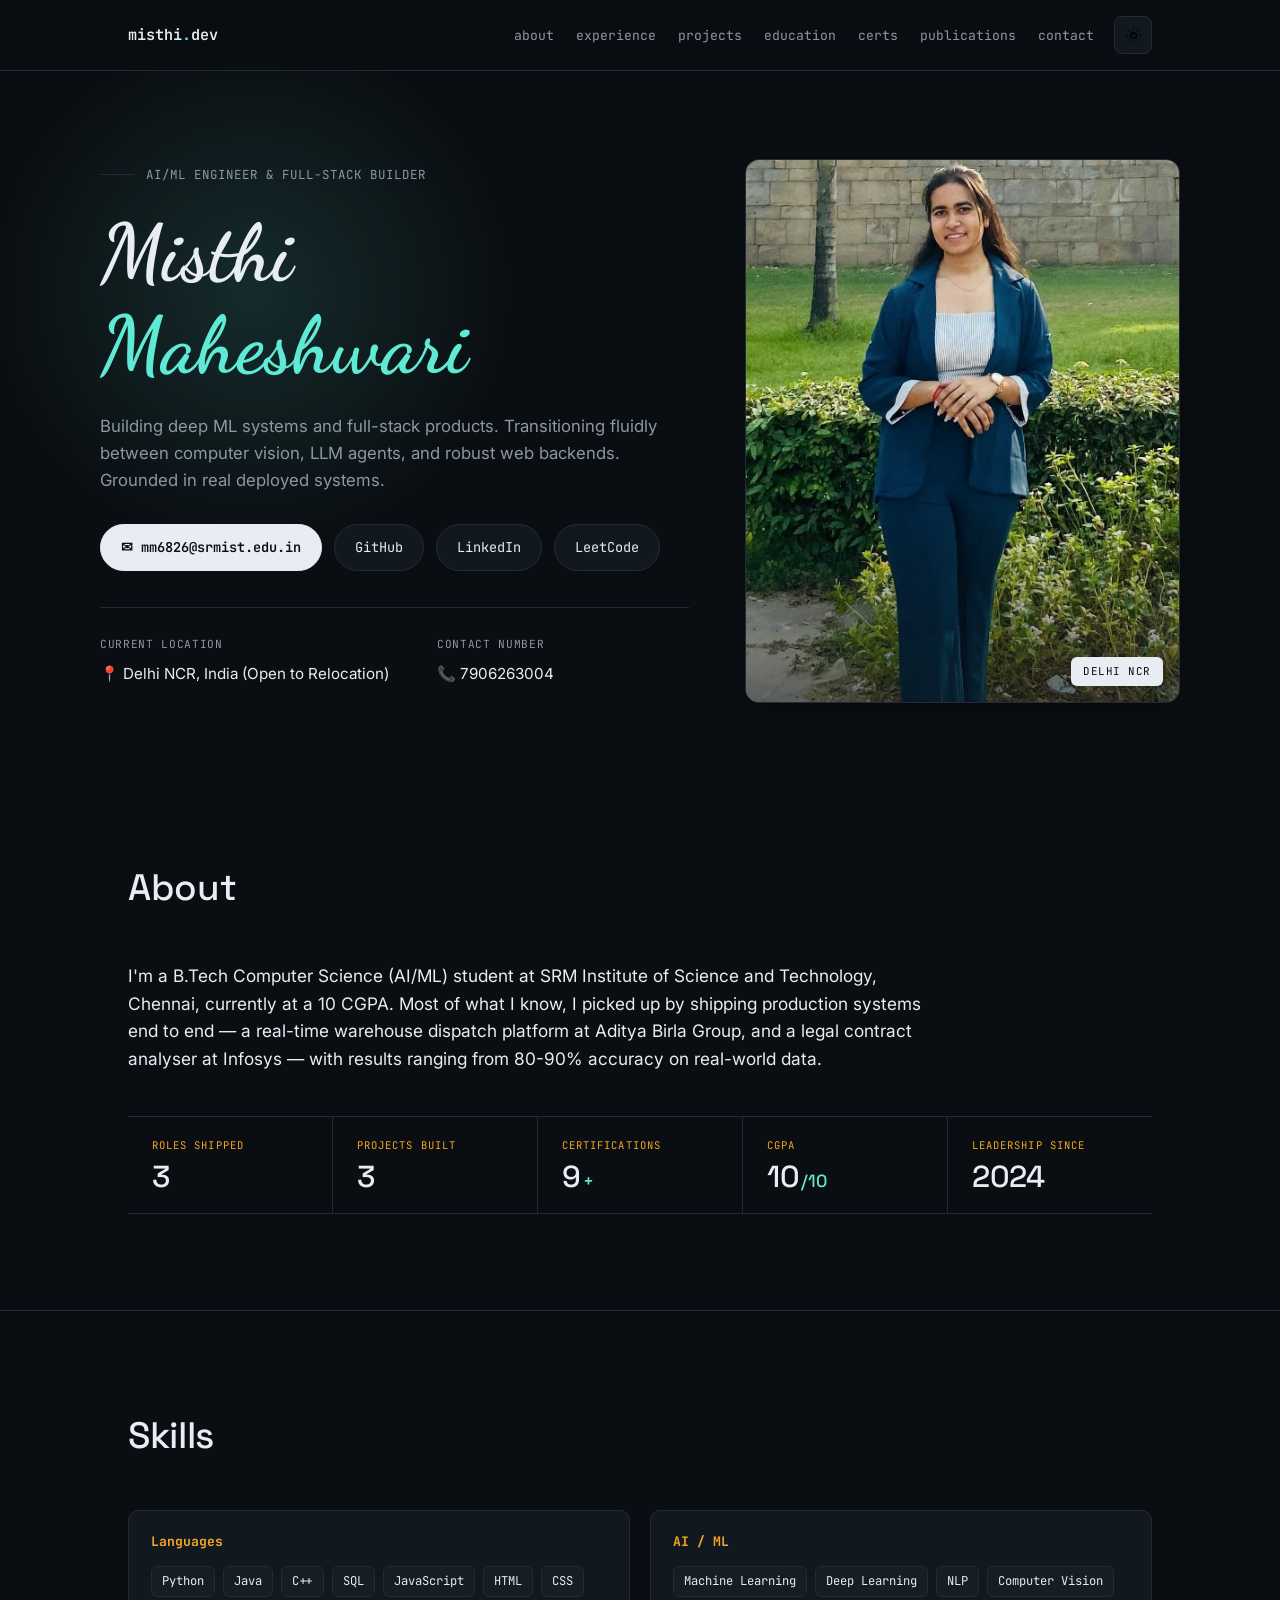
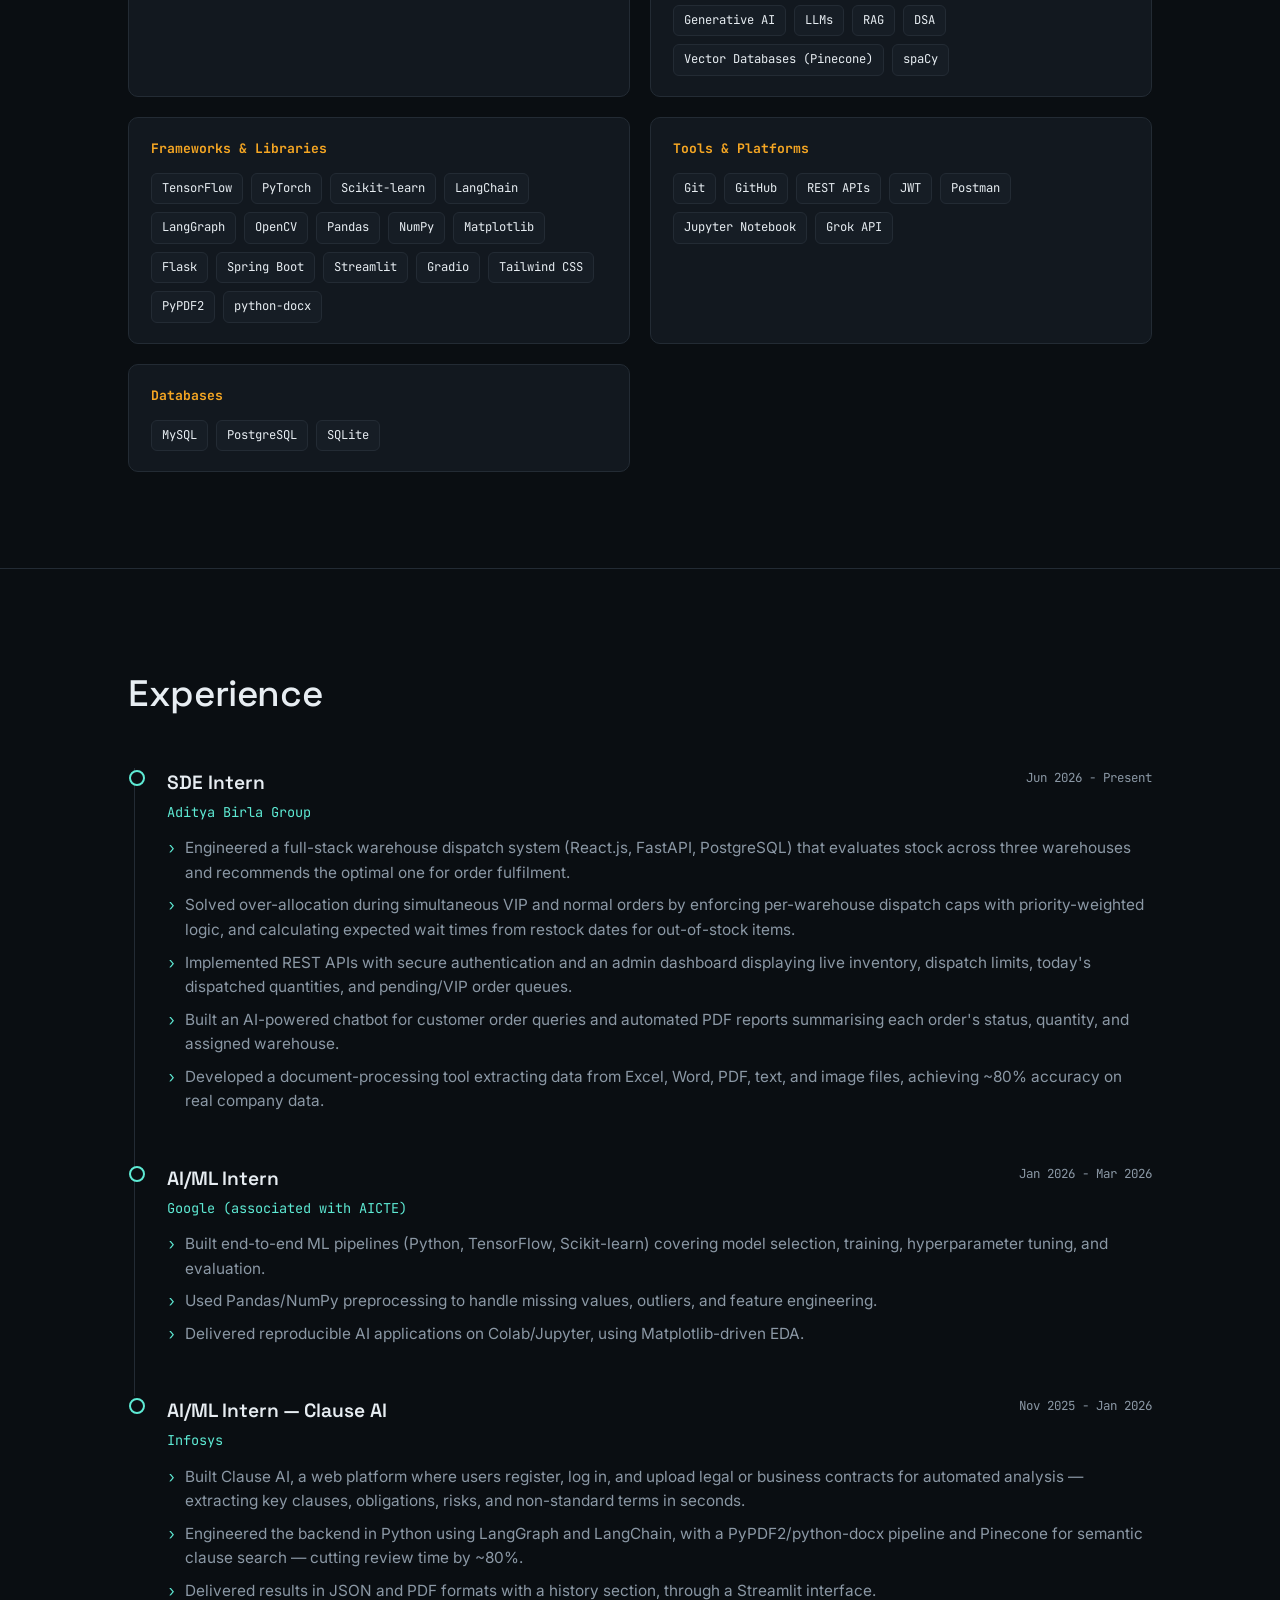
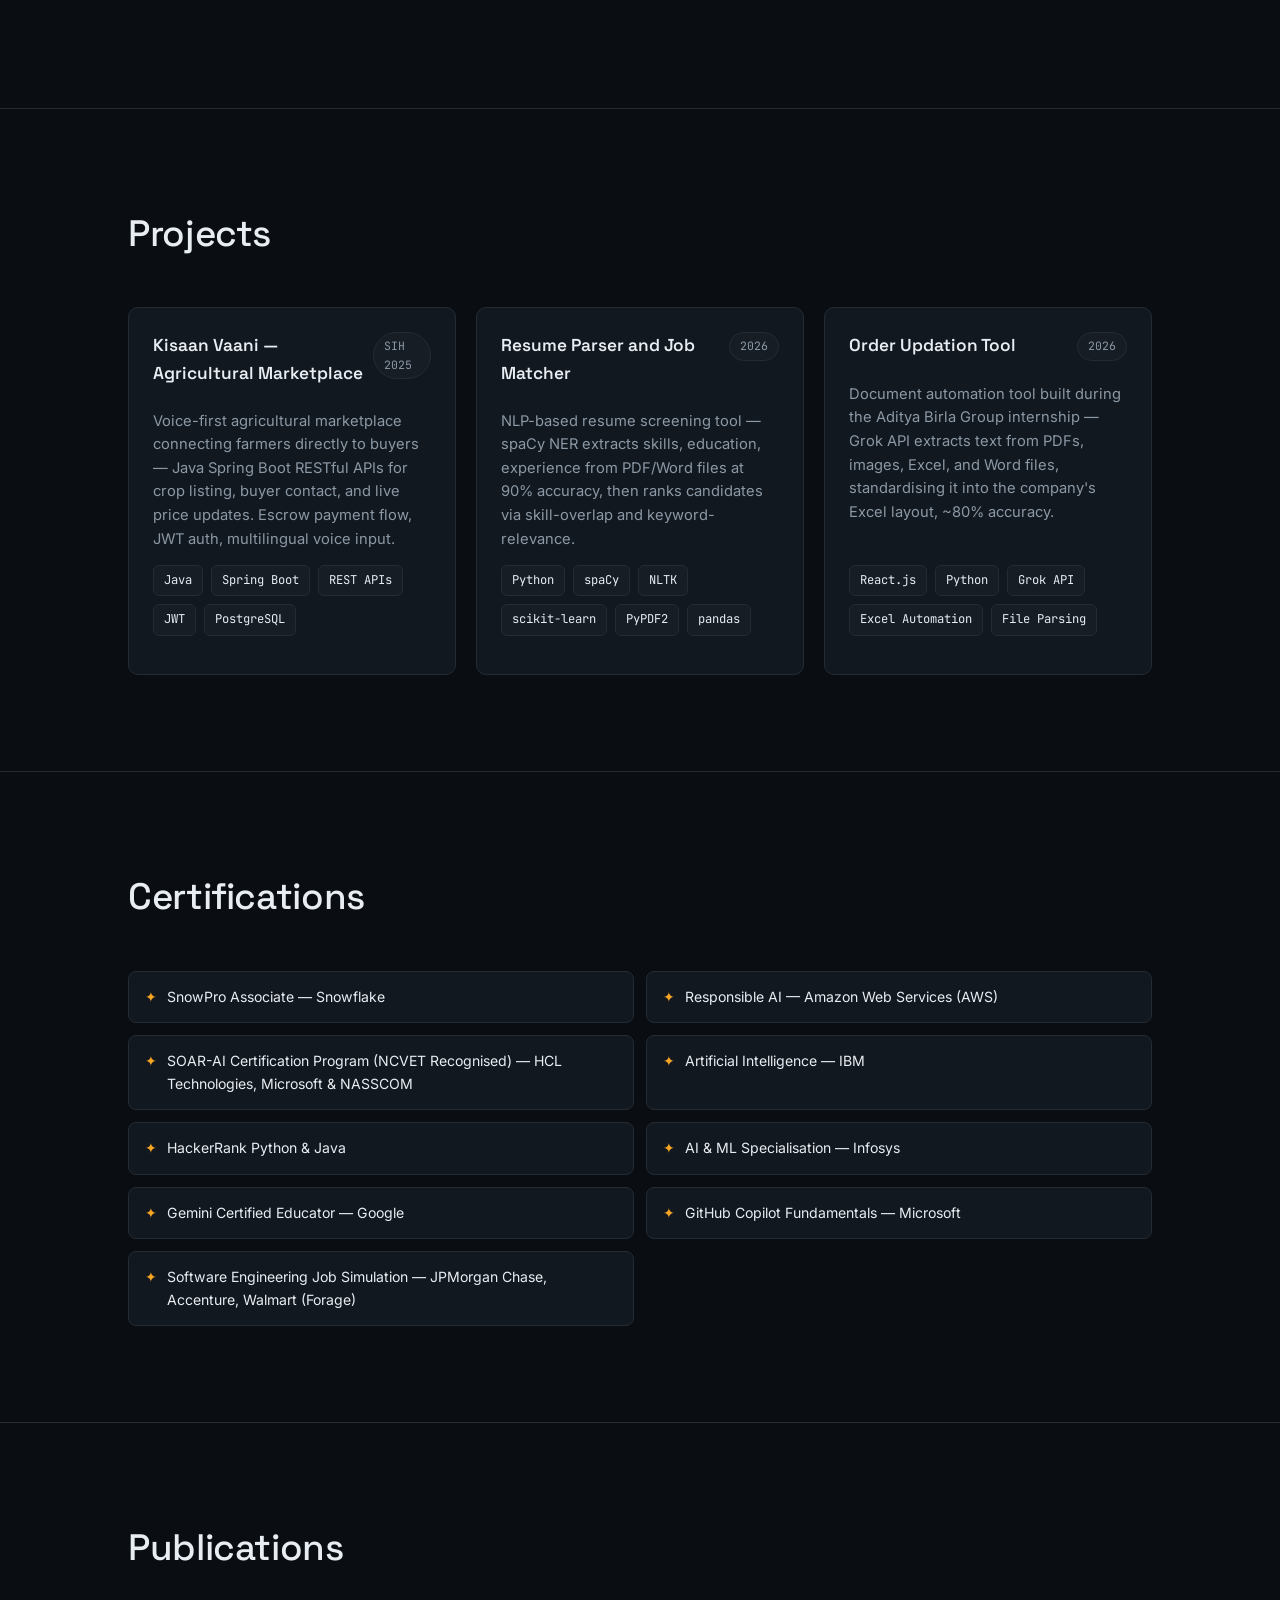
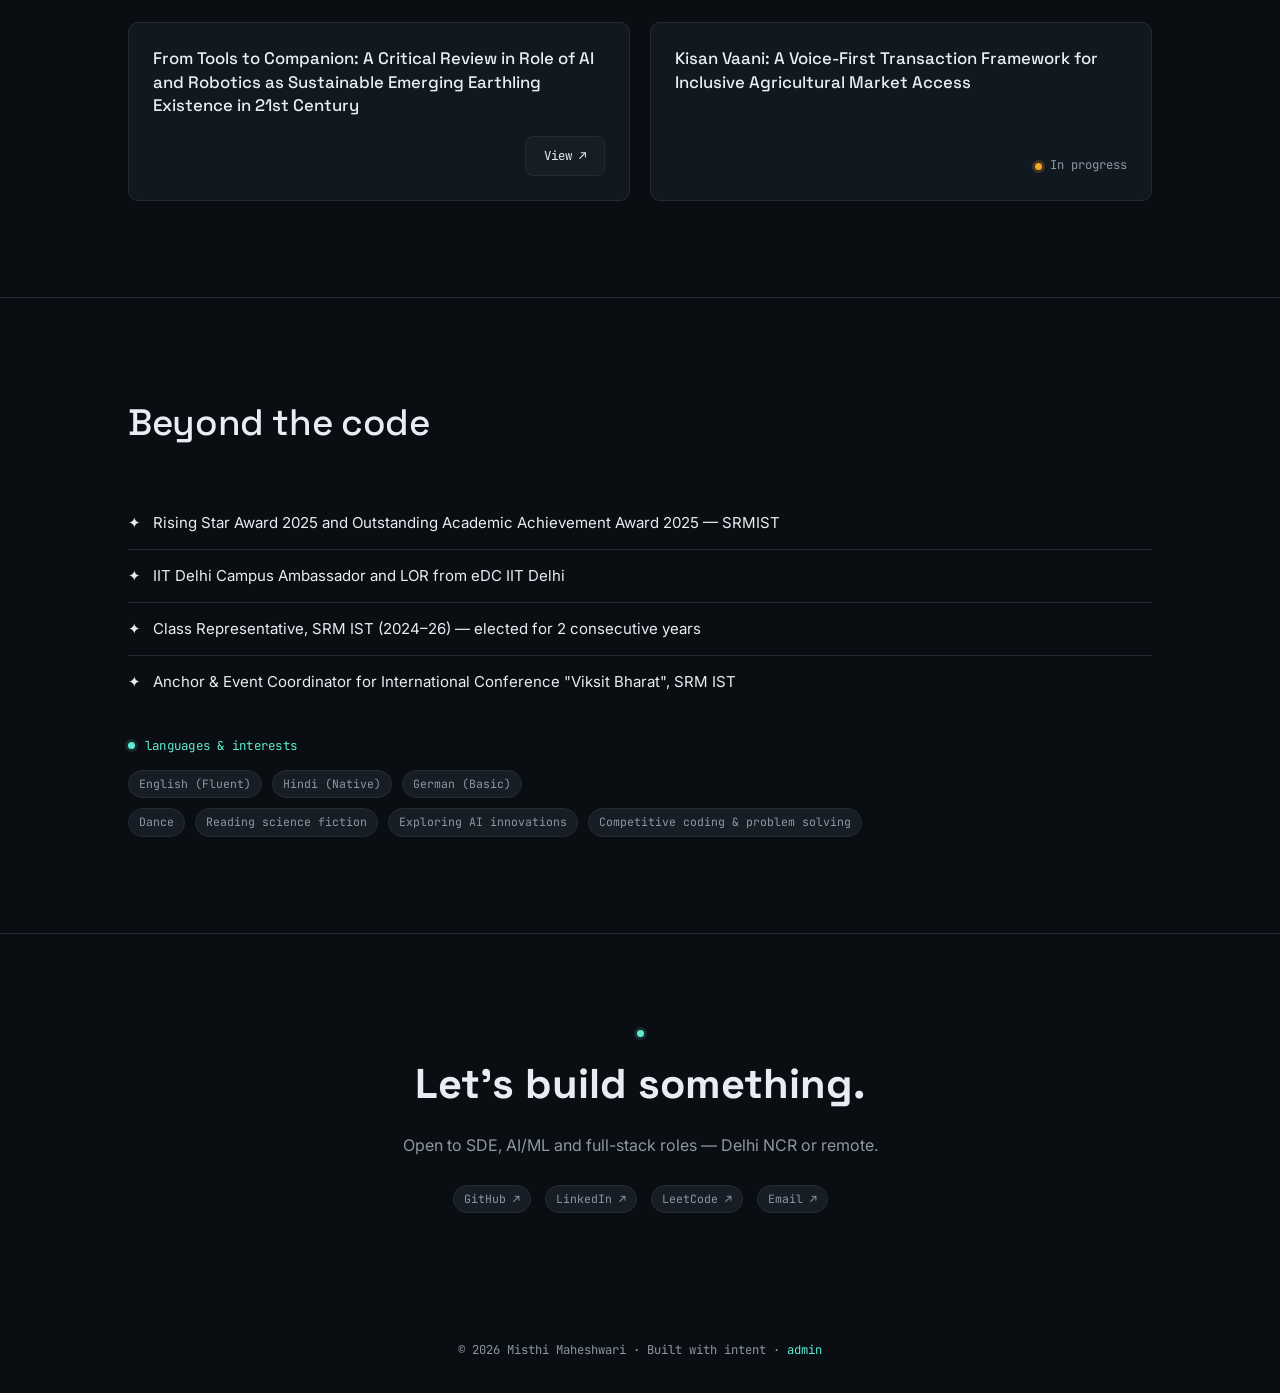
<file: index.html>
<!DOCTYPE html>
<html lang="en" data-theme="dark">
<head>
<meta charset="UTF-8">
<meta name="viewport" content="width=device-width, initial-scale=1.0">
<title>Misthi Maheshwari — AI/ML Engineer</title>
<meta name="description" content="Portfolio of Misthi Maheshwari — AI/ML Engineer & Full-Stack Builder.">
<link rel="preconnect" href="https://fonts.googleapis.com">
<link href="https://fonts.googleapis.com/css2?family=Space+Grotesk:wght@500;600;700&family=Inter:wght@400;500;600&family=JetBrains+Mono:wght@400;500;600&family=Dancing+Script:wght@600;700&display=swap" rel="stylesheet">
<link rel="stylesheet" href="style.css">
</head>
<body>

<div id="splashScreen">
  <div id="splashLetter">M</div>
</div>

<nav class="nav">
  <div class="nav-inner">
    <div class="logo">misthi<span class="dot">.</span>dev</div>
    <div class="nav-links">
      <a href="#about">about</a>
      <a href="#experience">experience</a>
      <a href="#projects">projects</a>
      <a href="#education">education</a>
      <a href="#certifications">certs</a>
      <a href="#publications">publications</a>
      <a href="#contact">contact</a>
    </div>
    <button class="theme-toggle" id="themeToggle" aria-label="Toggle dark and light theme">
      <svg id="themeIcon" viewBox="0 0 24 24" fill="none" stroke="currentColor" stroke-width="2"><circle cx="12" cy="12" r="4"></circle><path d="M12 2v2M12 20v2M4.9 4.9l1.4 1.4M17.7 17.7l1.4 1.4M2 12h2M20 12h2M4.9 19.1l1.4-1.4M17.7 6.3l1.4-1.4"></path></svg>
    </button>
  </div>
</nav>

<header class="hero container">
  <div class="hero-grid">
    <div class="reveal in">
      <div class="hero-badge" id="heroBadge"></div>
      <h1 class="hero-name" id="heroName">Loading<span>…</span></h1>
      <p class="hero-sub" id="heroSub"></p>
      <div class="contact-row" id="heroContactRow"></div>
      <div class="bottom-meta" id="bottomMeta"></div>
    </div>

    <div class="hero-side reveal in">
    <div class="photo-frame">
      <img id="heroPhoto" src="assets/profile.jpg" alt="Portrait of Misthi Maheshwari">
      <div class="location-tag" id="locationTag"></div>
    </div>
    </div>
  </div>
</header>

<main>

<section class="section" id="about">
  <div class="container">
    <div class="section-head">
      <h2 class="section-title">About</h2>
    </div>
    <p class="about-text reveal" id="aboutText"></p>

    <div class="stat-strip reveal" id="statStrip"></div>

  </div>
</section>

<section class="section" id="skills">
  <div class="container">
    <div class="section-head">
      <h2 class="section-title">Skills</h2>
    </div>
    <div class="skills-grid reveal" id="skillsGrid"></div>
  </div>
</section>

<section class="section" id="experience">
  <div class="container">
    <div class="section-head">
      <h2 class="section-title">Experience</h2>
    </div>
    <div class="timeline reveal" id="expTimeline"></div>
  </div>
</section>

<section class="section" id="projects">
  <div class="container">
    <div class="section-head">
      <h2 class="section-title">Projects</h2>
    </div>
    <div class="projects-grid reveal" id="projectsGrid"></div>
  </div>
</section>

<section class="section" id="certifications">
  <div class="container">
    <div class="section-head">
      <h2 class="section-title">Certifications</h2>
    </div>
    <div class="cert-grid reveal" id="certGrid"></div>
  </div>
</section>

<section class="section" id="publications">
  <div class="container">
    <div class="section-head">
      <h2 class="section-title">Publications</h2>
    </div>
    <div class="publications-grid reveal" id="publicationsGrid"></div>
  </div>
</section>

<section class="section" id="extras">
  <div class="container">
    <div class="section-head">
      <h2 class="section-title">Beyond the code</h2>
    </div>
    <ul class="extras-list reveal" id="extrasList"></ul>
    <div style="margin-top:28px;" class="reveal">
      <div class="eyebrow">languages &amp; interests</div>
      <div class="chips-row" id="langChips"></div>
      <div class="chips-row" id="interestChips" style="margin-top:10px;"></div>
    </div>
  </div>
</section>

<section class="section" id="contact" style="border-bottom:none;">
  <div class="container contact-inner">
    <div class="eyebrow" style="justify-content:center;"></div>
    <h2 class="contact-title">Let's build something.</h2>
    <p class="muted">Open to SDE, AI/ML and full-stack roles — Delhi NCR or remote.</p>
    <div class="contact-links" id="contactLinks"></div>
  </div>
</section>

  </div>
</section>

</main>

<footer>
  <div class="container">
    © <span id="year"></span> Misthi Maheshwari · Built with intent · <a href="admin.html">admin</a>
  </div>
</footer>

<script src="script.js"></script>
</body>
</html>
</file>
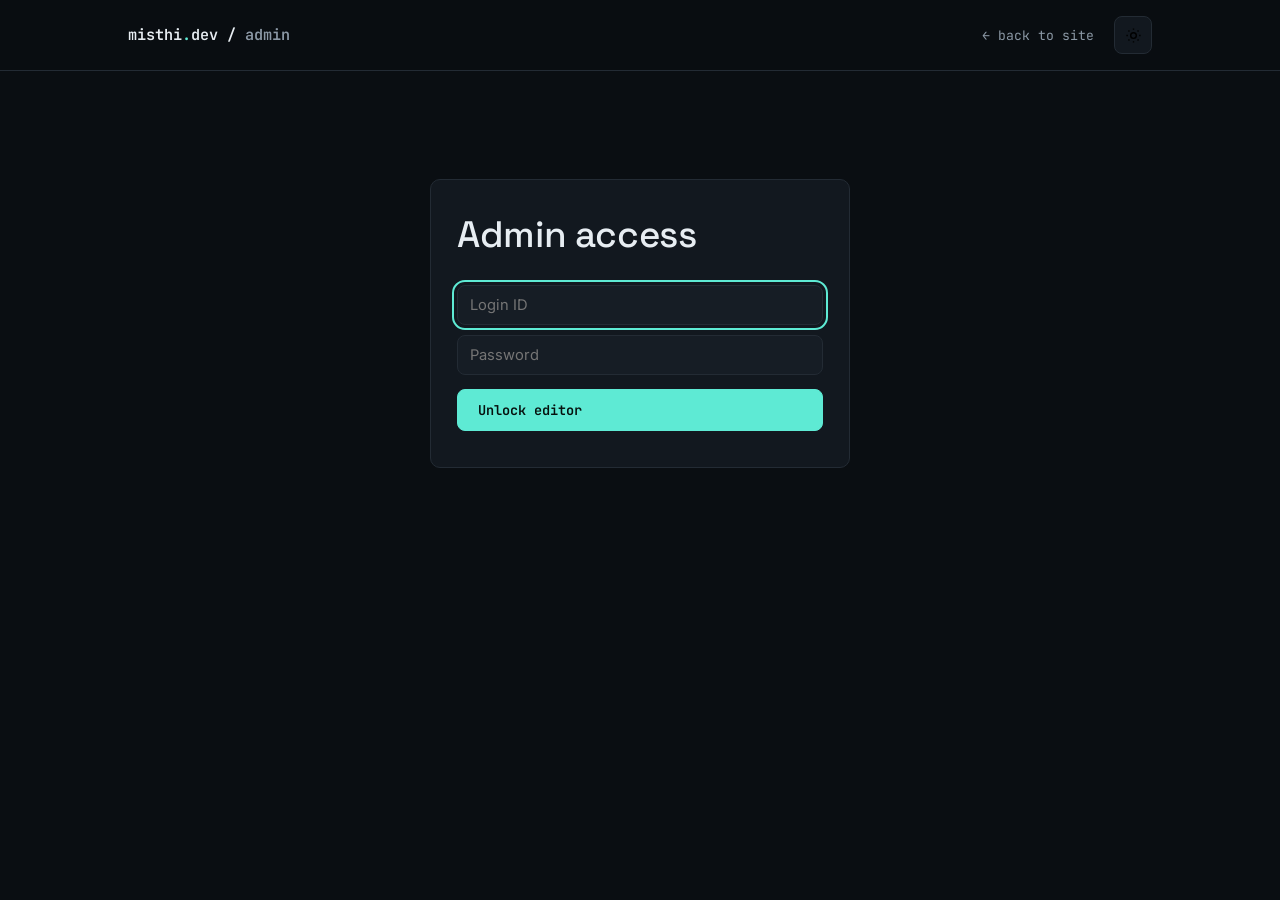
<file: admin.html>
<!DOCTYPE html>
<html lang="en" data-theme="dark">
<head>
<meta charset="UTF-8">
<meta name="viewport" content="width=device-width, initial-scale=1.0">
<title>Admin — Portfolio Editor</title>
<link rel="preconnect" href="https://fonts.googleapis.com">
<link href="https://fonts.googleapis.com/css2?family=Space+Grotesk:wght@500;600;700&family=Inter:wght@400;500;600&family=JetBrains+Mono:wght@400;500;600&display=swap" rel="stylesheet">
<link rel="stylesheet" href="style.css">
<link rel="stylesheet" href="admin.css">
</head>
<body>

<nav class="nav">
  <div class="nav-inner">
    <div class="logo">misthi<span class="dot">.</span>dev / <span class="muted">admin</span></div>
    <div class="nav-links">
      <a href="index.html">← back to site</a>
    </div>
    <button class="theme-toggle" id="themeToggle" aria-label="Toggle theme">
      <svg id="themeIcon" viewBox="0 0 24 24" fill="none" stroke="currentColor" stroke-width="2"><circle cx="12" cy="12" r="4"></circle><path d="M12 2v2M12 20v2M4.9 4.9l1.4 1.4M17.7 17.7l1.4 1.4M2 12h2M20 12h2M4.9 19.1l1.4-1.4M17.7 6.3l1.4-1.4"></path></svg>
    </button>
  </div>
</nav>

<div class="container" style="padding-top:48px;padding-bottom:80px;">

  <!-- LOGIN GATE -->
  <div id="loginGate" class="admin-card" style="max-width:420px;margin:60px auto;">
    <h2 class="section-title" style="margin-bottom:20px;">Admin access</h2>
    <input type="text" id="userInput" class="admin-input" placeholder="Login ID" autofocus autocomplete="off">
    <input type="password" id="pwInput" class="admin-input" placeholder="Password" style="margin-top:10px;">
    <button class="btn btn-primary" id="loginBtn" style="margin-top:14px;width:100%;">Unlock editor</button>
    <div id="loginError" style="color:var(--danger);font-size:.85rem;margin-top:10px;"></div>
  </div>

  <!-- EDITOR -->
  <div id="editorWrap" style="display:none;">
    <div class="admin-toolbar">
      <div>
        <h2 class="section-title">Portfolio editor</h2>
        <p class="muted" style="font-size:.88rem;max-width:60ch;margin-top:6px;">
          Edits save instantly to <strong style="color:var(--accent)">this browser</strong> and preview live on the site.
          Click <strong>Publish (download content.json)</strong> and replace the file wherever the portfolio is hosted to make changes visible to <strong>everyone</strong>.
        </p>
      </div>
      <div class="admin-toolbar-actions">
        <button class="btn btn-primary" id="saveBtn">💾 Save changes</button>
        <button class="btn" id="previewBtn">Open live preview ↗</button>
        <button class="btn" id="importBtn">Import JSON</button>
        <input type="file" id="importFile" accept="application/json" style="display:none;">
        <button class="btn" id="resetBtn">Reset to published</button>
        <button class="btn" id="publishBtn">⬇ Publish (download content.json)</button>
      </div>
    </div>
    <div id="saveStatus" class="save-status"></div>
    <div id="lastSavedLabel" class="muted" style="font-size:.75rem;margin-top:4px;"></div>

    <div class="admin-card" style="margin-top:24px;">
      <div style="display:flex;align-items:center;justify-content:space-between;cursor:pointer;flex-wrap:wrap;gap:10px;" id="previewToggle">
        <h3 style="font-family:var(--font-display);">Live preview</h3>
        <div style="display:flex;gap:8px;">
          <button class="btn" id="previewWidthBtn" type="button" style="display:none;">📱 Mobile width</button>
          <button class="btn" id="previewToggleBtn" type="button">Show preview ▾</button>
        </div>
      </div>
      <div id="previewFrameWrap" style="display:none;margin-top:16px;">
        <div id="previewFrameOuter" style="width:100%;transition:max-width .25s ease;">
          <iframe id="previewFrame" src="index.html" style="width:100%;height:600px;border:1px solid var(--border);border-radius:10px;background:var(--bg);transition:width .25s ease;"></iframe>
        </div>
      </div>
    </div>

    <div class="admin-tabs" id="adminTabs"></div>
    <div id="adminPanels"></div>

    <div class="admin-card" style="margin-top:32px;">
      <h3 style="font-family:var(--font-display);margin-bottom:10px;">Change admin password</h3>
      <div style="display:flex;gap:10px;flex-wrap:wrap;">
        <input type="text" id="newUser" class="admin-input" placeholder="New login ID" style="max-width:200px;" autocomplete="off">
        <input type="password" id="newPw" class="admin-input" placeholder="New password" style="max-width:260px;">
        <button class="btn" id="changePwBtn">Update credentials</button>
      </div>
      <p class="muted" style="font-size:.78rem;margin-top:10px;">Note: this is a simple client-side gate stored in this browser only — it stops casual visitors, not a determined attacker. For real security, host this admin page privately or add a real backend.</p>
    </div>
  </div>

</div>

<script src="admin.js"></script>
</body>
</html>
</file>
<file: style.css>
/* ============================================================
   DESIGN TOKENS
   ============================================================ */
:root{
  --bg:#0A0E12;
  --surface:#12181F;
  --surface-2:#161D25;
  --border:#232B34;
  --text:#E7EDF2;
  --muted:#8B98A5;
  --accent:#5EEAD4;
  --accent-dim:#5EEAD422;
  --accent2:#F5A623;
  --danger:#F2726A;
  --radius:10px;
  --font-display:'Space Grotesk', sans-serif;
  --font-body:'Inter', sans-serif;
  --font-mono:'JetBrains Mono', monospace;
  --shadow: 0 10px 40px -12px rgba(0,0,0,.5);
}
[data-theme="light"]{
  --bg:#F6F4EF;
  --surface:#FFFFFF;
  --surface-2:#EFECE4;
  --border:#DEDACF;
  --text:#171B1F;
  --muted:#666f78;
  --accent:#0E8E7E;
  --accent-dim:#0E8E7E1a;
  --accent2:#B5680F;
  --danger:#C0392B;
  --shadow: 0 10px 30px -14px rgba(20,20,10,.25);
}

*{box-sizing:border-box; margin:0; padding:0;}
html{scroll-behavior:smooth;}
body{
  background:var(--bg);
  color:var(--text);
  font-family:var(--font-body);
  line-height:1.6;
  transition:background .3s ease, color .3s ease;
  overflow-x:hidden;
}
a{color:inherit; text-decoration:none;}
img{max-width:100%; display:block;}
ul{list-style:none;}

.container{
  max-width:1080px;
  margin:0 auto;
  padding:0 28px;
}

::selection{ background:var(--accent); color:#06110E; }

a:focus-visible, button:focus-visible, input:focus-visible, textarea:focus-visible{
  outline:2px solid var(--accent);
  outline-offset:3px;
}

@media (prefers-reduced-motion: reduce){
  *{ animation-duration:.001ms !important; animation-iteration-count:1 !important; transition-duration:.001ms !important; scroll-behavior:auto !important; }
}

/* ============================================================
   UTILS
   ============================================================ */
.eyebrow{
  font-family:var(--font-mono);
  font-size:.78rem;
  letter-spacing:.02em;
  color:var(--accent);
  display:flex;
  align-items:center;
  gap:10px;
  margin-bottom:14px;
}
.eyebrow::before{
  content:"";
  width:7px; height:7px;
  border-radius:50%;
  background:var(--accent);
  box-shadow:0 0 0 3px var(--accent-dim);
  flex-shrink:0;
}
.section{ padding:96px 0; border-bottom:1px solid var(--border); }
.section-head{ margin-bottom:44px; }
.section-title{
  font-family:var(--font-display);
  font-size:clamp(1.7rem, 3vw, 2.3rem);
  font-weight:500;
  letter-spacing:-.01em;
}
.muted{ color:var(--muted); }
.pill{
  font-family:var(--font-mono);
  font-size:.72rem;
  padding:4px 10px;
  border:1px solid var(--border);
  border-radius:99px;
  color:var(--muted);
  background:var(--surface-2);
}
.btn{
  display:inline-flex; align-items:center; gap:8px;
  padding:11px 20px;
  border-radius:8px;
  font-family:var(--font-mono);
  font-size:.85rem;
  border:1px solid var(--border);
  background:var(--surface);
  color:var(--text);
  cursor:pointer;
  transition:transform .15s ease, border-color .15s ease, background .15s ease;
}
.btn:hover{ transform:translateY(-2px); border-color:var(--accent); }
.btn-primary{
  background:var(--accent);
  color:#06110E;
  border-color:var(--accent);
  font-weight:600;
}
.btn-primary:hover{ filter:brightness(1.08); }

/* ============================================================
   SPLASH SCREEN
   ============================================================ */
#splashScreen{
  position:fixed; inset:0; z-index:999;
  background:var(--bg);
  display:flex; align-items:center; justify-content:center;
  overflow:hidden;
  transition:opacity .6s ease, visibility .6s ease;
}
#splashScreen.splash-hide{
  opacity:0;
  visibility:hidden;
  pointer-events:none;
}
#splashScreen::before{
  content:"";
  position:absolute; inset:0;
  background:radial-gradient(circle at 50% 50%,
    color-mix(in srgb, var(--accent) 16%, transparent) 0%,
    color-mix(in srgb, var(--accent) 6%, transparent) 35%,
    transparent 68%);
  animation:splashPulse 2.2s ease-in-out infinite;
}
@keyframes splashPulse{
  0%, 100%{ opacity:.6; transform:scale(1); }
  50%{ opacity:1; transform:scale(1.12); }
}
#splashLetter{
  font-family:'Dancing Script', cursive;
  font-weight:700;
  font-size:11rem;
  line-height:1;
  position:relative;
  z-index:1;
  background:linear-gradient(100deg,
    var(--accent) 0%, var(--accent2) 45%, var(--accent) 100%);
  background-size:220% 100%;
  background-position:0% 0%;
  -webkit-background-clip:text;
  background-clip:text;
  color:transparent;
  clip-path:inset(0 100% 0 0);
  animation:splashWrite 1.5s cubic-bezier(.6,0,.25,1) forwards,
            splashSettle .4s ease 1.3s forwards;
}
@keyframes splashWrite{
  to{ clip-path:inset(0 0 0 0); }
}
@keyframes splashSettle{
  0%{ transform:scale(1) rotate(0deg); }
  50%{ transform:scale(1.05) rotate(-1deg); }
  100%{ transform:scale(1) rotate(0deg); }
}
body.splash-active{ overflow:hidden; }

/* ============================================================
   NAV
   ============================================================ */
.nav{
  position:sticky; top:0; z-index:50;
  background:color-mix(in srgb, var(--bg) 82%, transparent);
  backdrop-filter:blur(10px);
  border-bottom:1px solid var(--border);
}
.nav-inner{
  max-width:1080px; margin:0 auto; padding:16px 28px;
  display:grid;
  grid-template-columns:auto 1fr auto;
  align-items:center;
  gap:20px;
}
.logo{
  font-family:var(--font-mono);
  font-weight:600;
  font-size:.95rem;
}
.logo .dot{ color:var(--accent); }
.nav-links{
  display:flex; gap:22px; align-items:center;
  flex-wrap:nowrap;
  overflow-x:auto;
  scrollbar-width:none;
  justify-content:flex-end;
}
.nav-links::-webkit-scrollbar{ display:none; }
.nav-links a{ flex-shrink:0; }
.nav-links a{
  font-family:var(--font-mono);
  font-size:.82rem;
  color:var(--muted);
  transition:color .15s ease;
}
.nav-links a:hover{ color:var(--accent); }
.theme-toggle{
  width:38px; height:38px;
  min-width:38px;
  flex-shrink:0;
  border-radius:8px;
  border:1px solid var(--border);
  background:var(--surface);
  display:flex; align-items:center; justify-content:center;
  cursor:pointer;
}
.theme-toggle svg{ width:17px; height:17px; }


@media (max-width: 1080px){
  .nav-links{ gap:16px; }
  .nav-links a{ font-size:.76rem; }
}

/* ============================================================
   HERO
   ============================================================ */
.hero{ padding:88px 0 60px; position:relative; }
.hero::before{
  content:"";
  position:absolute; top:-40px; left:-10%;
  width:520px; height:520px;
  background:radial-gradient(circle, var(--accent-dim) 0%, transparent 70%);
  pointer-events:none; z-index:-1;
}
.hero-grid{
  display:grid;
  grid-template-columns:1.15fr .85fr;
  gap:56px;
  align-items:start;
}
.hero-grid > div:first-child{ padding-top:6px; }
.hero-name{
  font-family:'Dancing Script', cursive;
  font-size:clamp(3.2rem, 7vw, 5rem);
  font-weight:700;
  letter-spacing:0;
  line-height:1.15;
  margin-bottom:18px;
}
.hero-name span{ color:var(--accent); }
.hero-tagline{
  font-family:var(--font-mono);
  color:var(--accent2);
  font-size:1rem;
  margin-bottom:18px;
}
.hero-sub{
  color:var(--muted);
  font-size:1.05rem;
  max-width:52ch;
  margin-bottom:30px;
}
.hero-cta{ display:flex; flex-wrap:wrap; gap:12px; margin-bottom:34px; }
.hero-meta{
  display:flex; flex-wrap:wrap; gap:18px;
  font-family:var(--font-mono); font-size:.8rem; color:var(--muted);
}
.hero-meta a:hover{ color:var(--accent); }

.hero-side{ display:flex; flex-direction:column; gap:20px; }

.photo-frame{
  position:relative;
  border-radius:14px;
  overflow:hidden;
  border:1px solid var(--border);
  box-shadow:var(--shadow), 0 0 0 1px transparent;
  aspect-ratio:4/5;
  background:var(--surface-2);
  transition:box-shadow .3s ease;
}
.photo-frame:hover{
  box-shadow:var(--shadow), 0 0 0 1px var(--accent);
}
.photo-frame::after{
  content:"";
  position:absolute; inset:0;
  background:linear-gradient(180deg, transparent 60%, color-mix(in srgb, var(--bg) 55%, transparent) 100%);
  pointer-events:none;
}
.photo-frame::before{
  content:"● available";
  position:absolute; top:14px; left:14px; z-index:2;
  font-family:var(--font-mono); font-size:.68rem;
  color:var(--accent);
  background:color-mix(in srgb, var(--bg) 55%, transparent);
  backdrop-filter:blur(6px);
  padding:5px 10px; border-radius:99px;
  border:1px solid var(--border);
}
.photo-frame img{
  width:100%; height:100%; object-fit:cover;
  filter:grayscale(.15) contrast(1.03);
  transition:filter .3s ease, transform .4s ease;
}
.photo-frame:hover img{ filter:grayscale(0) contrast(1.05); transform:scale(1.02); }

.pipeline{
  background:var(--surface);
  border:1px solid var(--border);
  border-radius:14px;
  padding:26px 20px 30px;
  box-shadow:var(--shadow);
}
.pipeline-label{
  font-family:var(--font-mono); font-size:.72rem; color:var(--muted);
  margin-bottom:20px; display:flex; justify-content:space-between;
}
.pipeline-label .status{ color:var(--accent); }
.pipeline svg{ width:100%; height:auto; }
.pipe-node-label{ font-family:var(--font-mono); font-size:9.5px; fill:var(--muted); }
.pipe-node-title{ font-family:var(--font-display); font-size:12px; fill:var(--text); font-weight:600;}
.pipe-line{ stroke:var(--border); stroke-width:2; }
.pipe-node-circle{ fill:var(--surface-2); stroke:var(--border); stroke-width:1.5; }
.pipe-pulse{ fill:var(--accent); }

/* ============================================================
   ABOUT
   ============================================================ */
.about-text{ font-size:1.08rem; max-width:74ch; color:var(--text); }
.about-text strong{ color:var(--accent); font-weight:600; }

/* ============================================================
   ABOUT — STAT STRIP + EDUCATION TERMINAL (distinct treatment)
   ============================================================ */
.stat-strip{
  display:flex;
  margin-top:44px;
  border-top:1px solid var(--border);
  border-bottom:1px solid var(--border);
}
.stat-unit{
  flex:1;
  padding:20px 24px;
  position:relative;
  overflow:hidden;
}
.stat-unit + .stat-unit{ border-left:1px solid var(--border); }
.stat-unit::before{
  content:"";
  position:absolute; left:0; bottom:0;
  width:100%; height:2px;
  background:var(--accent);
  transform:scaleX(0);
  transform-origin:left;
  transition:transform .5s ease;
}
.stat-unit:hover::before{ transform:scaleX(1); }
.stat-unit .stat-tag{
  font-family:var(--font-mono); font-size:.66rem;
  letter-spacing:.1em; text-transform:uppercase; color:var(--accent2);
  margin-bottom:8px; display:block;
}
.stat-unit .stat-value{
  font-family:var(--font-display); font-weight:500;
  font-size:1.9rem; letter-spacing:-.01em; line-height:1;
}
.stat-unit .stat-value span{ color:var(--accent); font-size:1.1rem; margin-left:2px; }



@media (max-width: 1024px){
  .stat-strip{ flex-wrap:wrap; }
  .stat-unit{ flex:1 1 33.333%; }
}
@media (max-width: 640px){
  .stat-unit{ flex:1 1 50%; }
}

/* ============================================================
   SKILLS
   ============================================================ */
.skills-grid{ display:grid; grid-template-columns:repeat(2,1fr); gap:20px; }
.skill-card{
  background:var(--surface); border:1px solid var(--border); border-radius:var(--radius);
  padding:20px 22px;
}
.skill-card h3{
  font-family:var(--font-mono); font-size:.82rem; color:var(--accent2);
  margin-bottom:14px; text-transform:capitalize;
}
.tag-row{ display:flex; flex-wrap:wrap; gap:8px; }
.tag{
  font-family:var(--font-mono); font-size:.76rem; padding:5px 10px; border-radius:6px;
  background:var(--surface-2); border:1px solid var(--border); color:var(--text);
}

/* ============================================================
   EXPERIENCE / TIMELINE
   ============================================================ */
.timeline{ position:relative; }
.tl-item{
  position:relative; padding-left:32px; padding-bottom:42px;
  border-left:1px solid var(--border); margin-left:6px;
}
.tl-item:last-child{ padding-bottom:0; border-left:1px solid transparent; }
.tl-item::before{
  content:""; position:absolute; left:-6.5px; top:2px;
  width:12px; height:12px; border-radius:50%;
  background:var(--bg); border:2px solid var(--accent);
}
.tl-head{ display:flex; justify-content:space-between; flex-wrap:wrap; gap:8px; margin-bottom:6px; }
.tl-role{ font-family:var(--font-display); font-size:1.2rem; font-weight:600; }
.tl-company{ color:var(--accent); font-family:var(--font-mono); font-size:.85rem; }
.tl-period{ font-family:var(--font-mono); font-size:.78rem; color:var(--muted); white-space:nowrap; }
.tl-points{ margin-top:12px; }
.tl-points li{ position:relative; padding-left:18px; margin-bottom:8px; color:var(--muted); font-size:.96rem; }
.tl-points li::before{ content:"›"; position:absolute; left:0; color:var(--accent); font-family:var(--font-mono); }
.tl-link{ font-family:var(--font-mono); font-size:.76rem; color:var(--accent2); margin-top:8px; display:inline-block;}
.tl-link:hover{ text-decoration:underline; }

/* ============================================================
   PROJECTS
   ============================================================ */
.projects-grid{ display:grid; grid-template-columns:repeat(3, 1fr); gap:20px; }
.project-card{
  background:var(--surface); border:1px solid var(--border); border-radius:var(--radius);
  padding:24px; display:flex; flex-direction:column;
  transition:transform .18s ease, border-color .18s ease;
}
.project-card:hover{ transform:translateY(-4px); border-color:var(--accent); }
.project-top{ display:flex; justify-content:space-between; align-items:flex-start; margin-bottom:12px;}
.project-title{ font-family:var(--font-display); font-size:1.08rem; font-weight:600; }
.project-desc{ color:var(--muted); font-size:.92rem; margin:10px 0 14px; flex:1; }
.project-links{ display:flex; gap:14px; margin-top:auto; font-family:var(--font-mono); font-size:.78rem; }
.project-links a{ color:var(--accent); }
.project-links a:hover{ text-decoration:underline; }

/* ============================================================
   EDUCATION / TRAINING / CERTS / EXTRAS
   ============================================================ */
.edu-card{
  background:var(--surface); border:1px solid var(--border); border-radius:var(--radius);
  padding:22px 24px; margin-bottom:16px;
}
.edu-top{ display:flex; justify-content:space-between; flex-wrap:wrap; gap:6px; }
.edu-school{ font-family:var(--font-display); font-weight:600; font-size:1.1rem; }
.edu-period{ font-family:var(--font-mono); font-size:.78rem; color:var(--muted); }
.edu-detail{ color:var(--muted); font-size:.9rem; margin-top:8px; }

.cert-grid{ display:grid; grid-template-columns:1fr 1fr; gap:12px; }
.cert-item{
  display:flex; align-items:flex-start; gap:10px;
  background:var(--surface); border:1px solid var(--border); border-radius:8px;
  padding:14px 16px; font-size:.88rem;
}
.cert-item::before{ content:"✦"; color:var(--accent2); flex-shrink:0; }
.cert-item a{ color:var(--accent); }

.extras-list li{
  display:flex; gap:12px; padding:14px 0; border-bottom:1px solid var(--border); font-size:.94rem; color:var(--text);
}
.extras-list li:last-child{ border-bottom:none; }
.extras-list a{ color:var(--accent); }

.chips-row{ display:flex; flex-wrap:wrap; gap:10px; }

/* ============================================================
   PUBLICATIONS
   ============================================================ */
.publications-grid{
  display:grid; grid-template-columns:1fr 1fr; gap:20px;
}
.pub-card{
  background:var(--surface); border:1px solid var(--border); border-radius:var(--radius);
  padding:24px; display:flex; flex-direction:column; gap:18px;
}
.pub-title{
  font-family:var(--font-display); font-weight:500; font-size:1.05rem;
  line-height:1.4; color:var(--text);
}
.pub-footer{ display:flex; align-items:center; justify-content:flex-end; margin-top:auto; }
.pub-btn{
  font-family:var(--font-mono); font-size:.78rem;
  padding:9px 18px; border-radius:8px;
  border:1px solid var(--border); background:var(--surface-2); color:var(--text);
  transition:border-color .15s ease, transform .15s ease, background .15s ease;
}
.pub-btn:hover{ border-color:var(--accent); transform:translateY(-2px); }
.pub-status{
  font-family:var(--font-mono); font-size:.76rem; color:var(--muted);
  display:flex; align-items:center; gap:8px;
}
.pub-status::before{
  content:""; width:7px; height:7px; border-radius:50%;
  background:var(--accent2);
  box-shadow:0 0 0 3px color-mix(in srgb, var(--accent2) 20%, transparent);
}

@media (max-width: 860px){
  .publications-grid{ grid-template-columns:1fr; }
}

/* ============================================================
   FOOTER / CONTACT
   ============================================================ */
.contact-inner{ text-align:center; }
.contact-title{
  font-family:var(--font-display); font-size:clamp(1.9rem, 4vw, 2.6rem);
  font-weight:700; margin-bottom:16px;
}
.contact-links{ display:flex; justify-content:center; flex-wrap:wrap; gap:14px; margin-top:26px; }
footer{ padding:32px 0; text-align:center; font-family:var(--font-mono); font-size:.76rem; color:var(--muted); }
footer a{ color:var(--accent); }

/* ============================================================
   RESPONSIVE
   ============================================================ */
@media (max-width: 860px){
  .hero-grid{ grid-template-columns:1fr; }
  .skills-grid{ grid-template-columns:1fr; }
  .projects-grid{ grid-template-columns:1fr; }
  .cert-grid{ grid-template-columns:1fr; }
  .nav-links{ display:none; }
}

.reveal{ opacity:0; transform:translateY(16px); transition:opacity .6s ease, transform .6s ease; }
.reveal.in{ opacity:1; transform:translateY(0); }

/* ============================================================
   HERO REDESIGN (badge / contact pills / bottom meta / location tag)
   ============================================================ */
.hero-badge{
  font-family:var(--font-mono); font-size:.78rem; letter-spacing:.08em;
  text-transform:uppercase; color:var(--muted);
  display:flex; align-items:center; gap:12px; margin-bottom:22px;
}
.hero-badge::before{ content:""; width:34px; height:1px; background:var(--border); }
.hero-name{ margin-bottom:22px; }
.hero-sub{ margin-bottom:30px; }
.contact-row{ display:flex; flex-wrap:wrap; gap:12px; margin-bottom:36px; }
.contact-pill{
  display:inline-flex; align-items:center; gap:8px;
  padding:12px 20px; border-radius:99px;
  font-family:var(--font-mono); font-size:.85rem;
  border:1px solid var(--border); background:var(--surface); color:var(--text);
  transition:transform .15s ease, border-color .15s ease;
}
.contact-pill:hover{ transform:translateY(-2px); border-color:var(--accent); }
.contact-pill-primary{ background:var(--text); color:var(--bg); border-color:var(--text); font-weight:600; }
.bottom-meta{ display:flex; flex-wrap:wrap; gap:48px; padding-top:28px; border-top:1px solid var(--border); }
.bottom-meta-item .label{
  font-family:var(--font-mono); font-size:.7rem; letter-spacing:.06em;
  text-transform:uppercase; color:var(--muted); margin-bottom:8px; display:block;
}
.bottom-meta-item .value{ display:flex; align-items:center; gap:8px; font-size:.95rem; }
.location-tag{
  position:absolute; bottom:16px; right:16px; z-index:2;
  font-family:var(--font-mono); font-size:.68rem; letter-spacing:.05em;
  background:var(--text); color:var(--bg); padding:6px 12px; border-radius:6px;
}
.photo-frame::before{ display:none; }
</file>
<file: admin.css>
.admin-card{
  background:var(--surface);
  border:1px solid var(--border);
  border-radius:var(--radius);
  padding:26px;
}
.admin-input, .admin-textarea{
  width:100%;
  background:var(--surface-2);
  border:1px solid var(--border);
  color:var(--text);
  border-radius:8px;
  padding:10px 12px;
  font-family:var(--font-body);
  font-size:.92rem;
}
.admin-textarea{ min-height:70px; resize:vertical; font-family:var(--font-mono); font-size:.82rem; }
.admin-field{ margin-bottom:14px; }
.admin-field label{
  display:block; font-family:var(--font-mono); font-size:.72rem; color:var(--muted);
  margin-bottom:6px; text-transform:lowercase;
}
.admin-row{ display:grid; grid-template-columns:1fr 1fr; gap:14px; }
.admin-toolbar{
  display:flex; justify-content:space-between; align-items:flex-start; gap:20px;
  flex-wrap:wrap; margin-bottom:8px; padding-bottom:24px; border-bottom:1px solid var(--border);
}
.admin-toolbar-actions{ display:flex; gap:10px; flex-wrap:wrap; }
.save-status{
  font-family:var(--font-mono); font-size:.78rem; color:var(--accent);
  height:20px; margin:14px 0;
}
.admin-tabs{
  display:flex; gap:8px; flex-wrap:wrap; margin:24px 0 20px; position:sticky; top:70px; z-index:10;
  background:var(--bg); padding:10px 0;
}
.admin-tab{
  font-family:var(--font-mono); font-size:.8rem; padding:8px 16px;
  border-radius:99px; border:1px solid var(--border); background:var(--surface);
  cursor:pointer; color:var(--muted);
}
.admin-tab.active{ background:var(--accent); color:#06110E; border-color:var(--accent); font-weight:600; }
.admin-panel{ display:none; flex-direction:column; gap:16px; }
.admin-panel.active{ display:flex; }
.item-card{
  background:var(--surface); border:1px solid var(--border); border-radius:var(--radius);
  padding:20px; position:relative;
}
.item-card-head{ display:flex; justify-content:space-between; align-items:center; margin-bottom:12px; }
.item-title{ font-family:var(--font-mono); font-size:.78rem; color:var(--accent2); }
.item-remove{
  background:transparent; border:1px solid var(--border); color:var(--danger);
  border-radius:6px; padding:5px 10px; font-family:var(--font-mono); font-size:.72rem; cursor:pointer;
}
.item-remove:hover{ background:var(--danger); color:#fff; border-color:var(--danger); }
.add-item-btn{
  align-self:flex-start;
  background:var(--surface-2); border:1px dashed var(--border); color:var(--accent);
  border-radius:8px; padding:10px 16px; font-family:var(--font-mono); font-size:.82rem; cursor:pointer;
}
.add-item-btn:hover{ border-color:var(--accent); }
.taglist-hint{ font-size:.74rem; color:var(--muted); margin-top:4px; }
</file>
